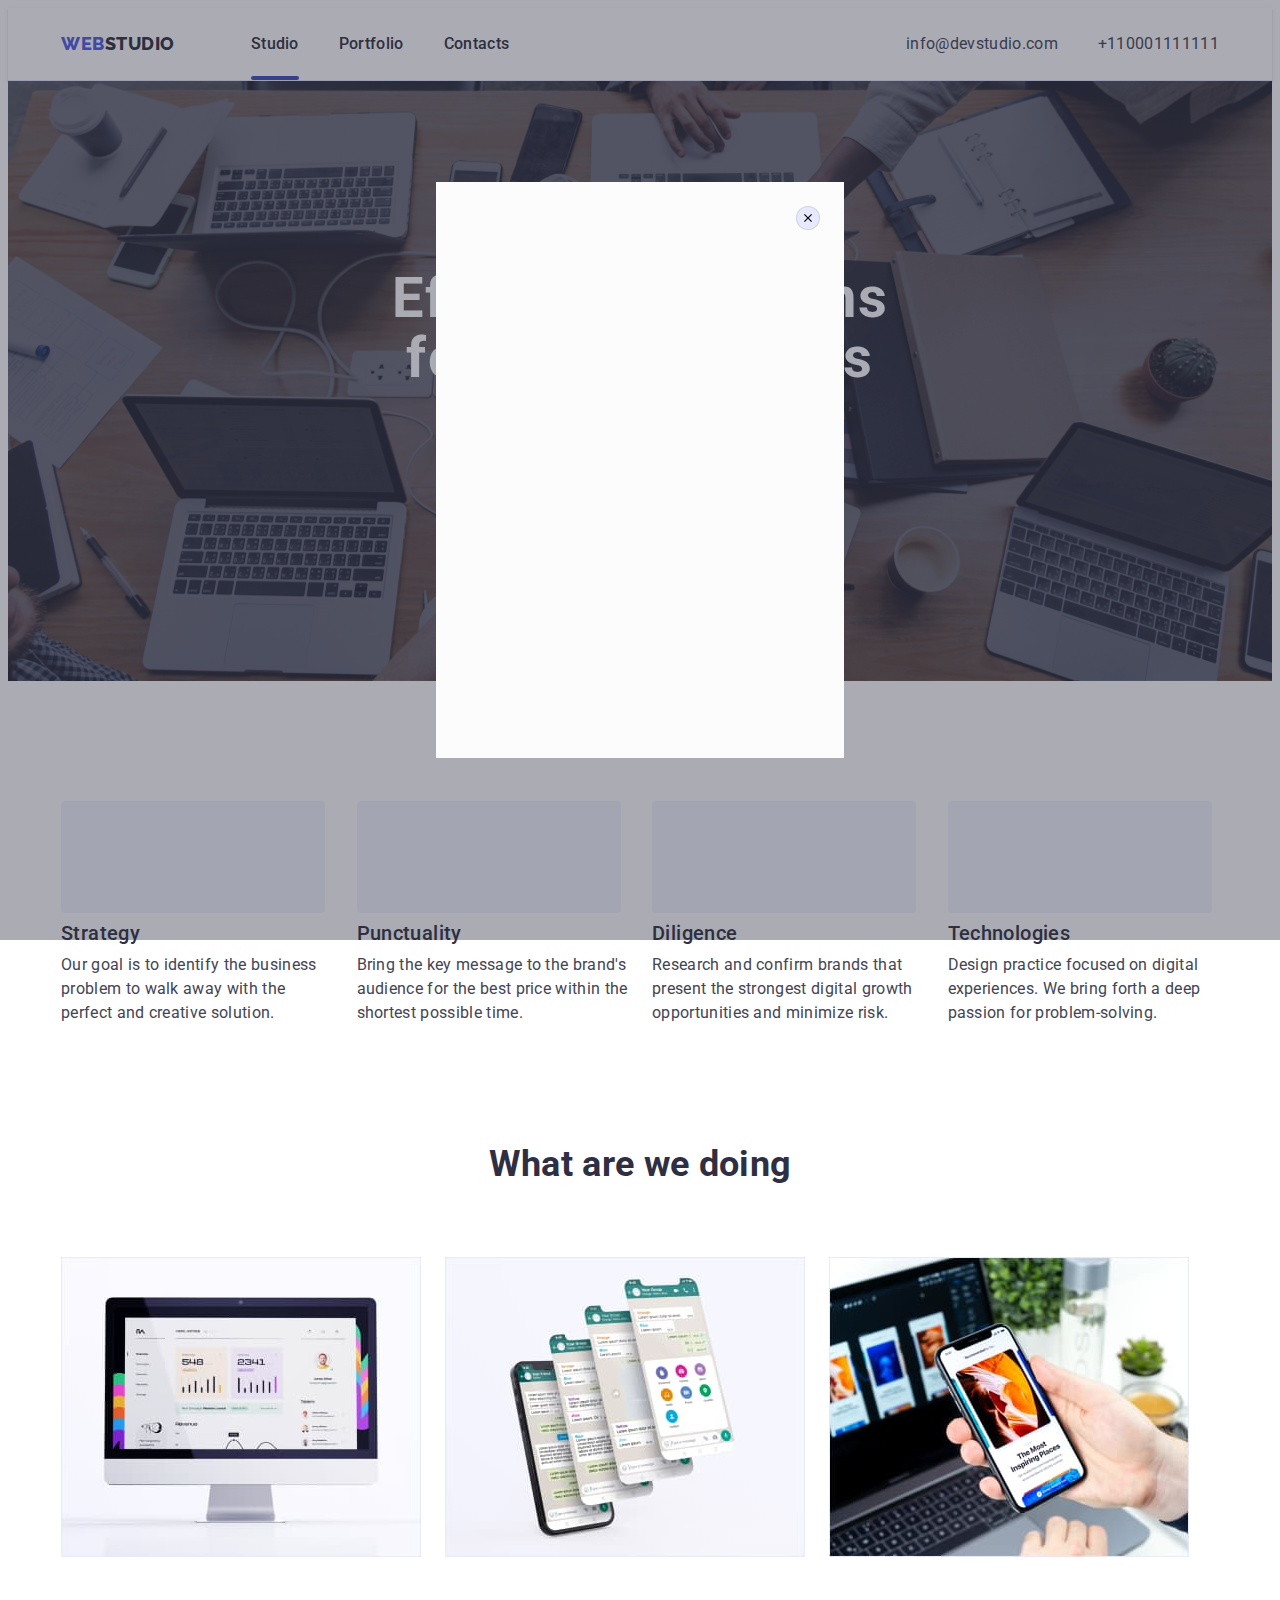
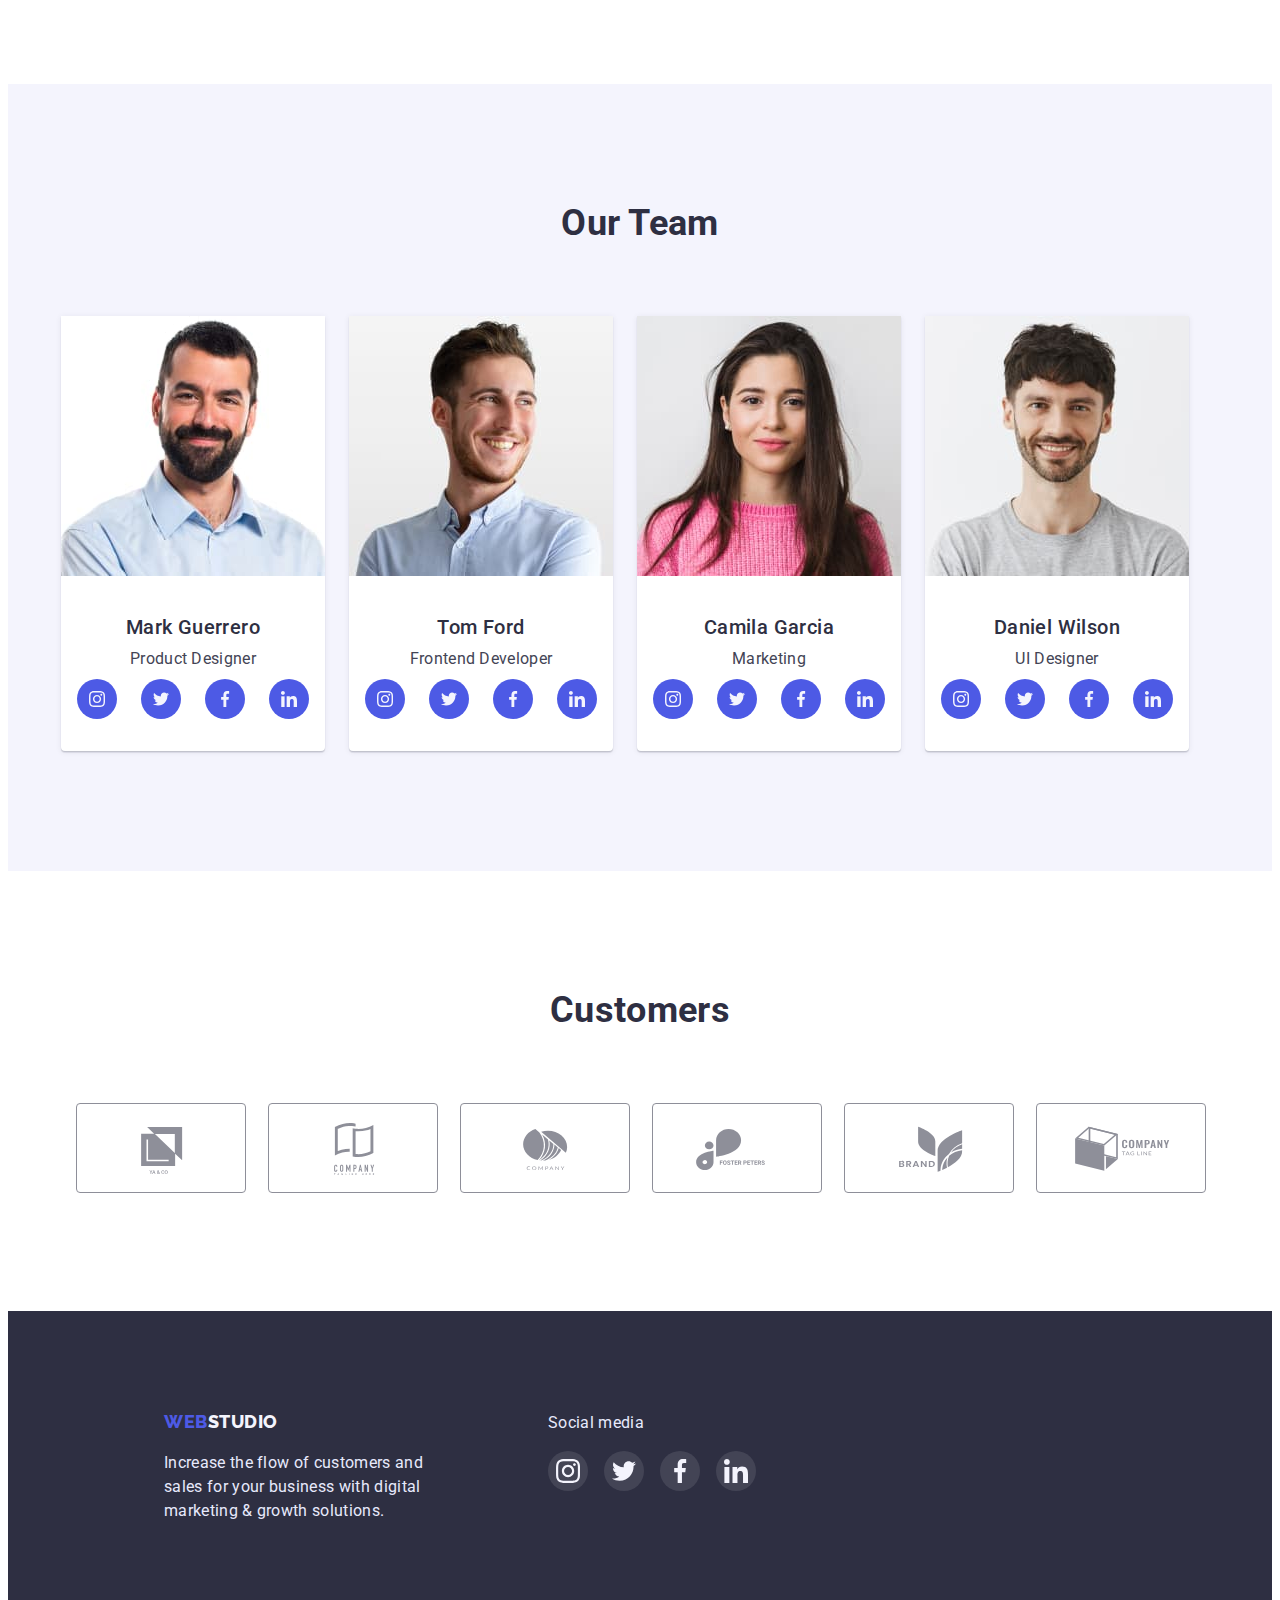
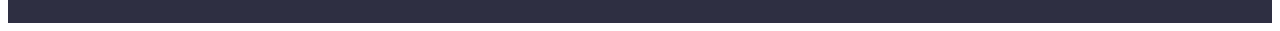
<file: index.html>
<!DOCTYPE html>
<html lang="en">
  <head>
    <meta charset="UTF-8" />
    <meta http-equiv="X-UA-Compatible" content="IE=edge" />
    <meta name="viewport" content="width=device-width, initial-scale=1.0" />
    <title>Document</title>
    <!--Fonts-->
    <link rel="preconnect" href="https://fonts.googleapis.com" />
    <link rel="preconnect" href="https://fonts.gstatic.com" crossorigin />
    <link
      href="https://fonts.googleapis.com/css2?family=Montserrat:wght@400;700&family=Raleway:wght@800&family=Roboto:wght@400;500;700;900&display=swap"
      rel="stylesheet"
    />
    <!--Normalize-->
    <link
      rel="stylesheet"
      href="https://cdnjs.cloudflare.com/ajax/libs/modern-normalize/1.1.0/modern-normalize.min.css"
      integrity="sha512-wpPYUAdjBVSE4KJnH1VR1HeZfpl1ub8YT/NKx4PuQ5NmX2tKuGu6U/JRp5y+Y8XG2tV+wKQpNHVUX03MfMFn9Q=="
      crossorigin="anonymous"
      referrerpolicy="no-referrer"
    />
    <!--Styles-->
    <link rel="stylesheet" href="./css/styles.css" />
  </head>
  <body>
    <header class="header">
      <div class="container header-container">
        <nav class="header-nav">
          <a class="header-web" href="./index.html"
            ><span style="" class="fweb">Web</span>Studio</a>
          <ul class="header-menu">
            <li><a class="header-link current" href="./index.html">Studio </a></li>
            <li><a class="header-link" href="./potfolio.html">Portfolio</a></li>
            <li><a class="header-link" href="">Contacts</a></li>
          </ul>
        </nav>
        <address>
          <ul class="header-contact">
            <li>
              <a class="contact" href="mailto:info@devstudio.com"
                >info@devstudio.com</a
              >
            </li>
            <li>
              <a class="contact" href="tel:+110001111111">+110001111111</a>
            </li>
          </ul>
        </address>
      </div>
    </header>
    <main>
      <section class="hero-title">
        <div class="container">
        <h1 class="hero">Effective Solutions for Your Business</h1>
        <button class="button-white" type="button" data-modal-open>Order Service</button>
        </div>
      </section>
      <section class="section-only-text">
        <div class="container">
        <h2 hidden></h2>
        <ul class="section-text">
          <li class="titel-text">
            <div class="vector">
            <svg class="vector-icon">
              <use href="./images/icons/vector.svg#icon-antenna"></use>
            </svg></div>
            <h3 class="titel">Strategy</h3>
            <p>
              Our goal is to identify the business problem to walk away with the
              perfect and creative solution.
            </p>
          </li>
          <li class="titel-text">
            <div class="vector">
            <svg class="vector-icon">
              <use href="./images/icons/vector.svg#icon-clock"></use>
            </svg></div>
            <h3 class="titel">Punctuality</h3>
            <p>
              Bring the key message to the brand's audience for the best price
              within the shortest possible time.
            </p>
          </li>
          <li class="titel-text">
            <div class="vector">
            <svg class="vector-icon">
              <use href="./images/icons/vector.svg#icon-diagram-1"></use>
            </svg></div>
            <h3 class="titel">Diligence</h3>
            <p>
              Research and confirm brands that present the strongest digital
              growth opportunities and minimize risk.
            </p>
          </li>
          <li class="titel-text">
            <div class="vector">
            <svg class="vector-icon">
              <use href="./images/icons/vector.svg#icon-astronaut"></use>
            </svg></div>
            <h3 class="titel">Technologies</h3>
            <p>
              Design practice focused on digital experiences. We bring forth a
              deep passion for problem-solving.
            </p>
          </li>
        </ul>
        </div>
      </section>
      <section class="section">
        <div class="container">
        <h2 class="subtitel">What are we doing</h2>
        <ul class="section-doing">
          <li><img src="./images/img1.jpg" alt="program" width="360" /></li>
          <li><img src="./images/img2.jpg" alt="communicate" width="360" /></li>
          <li><img src="./images/img3.jpg" alt="learning" width="360" /></li>
        </ul>
        </div>
      </section>
      <section class="team section">
        <div class="container">
        <h2 class="subtitel">Our Team</h2>
        <ul class="section-team">
          <li class="gallery">
            <img src="./images/img.jpg" alt="Mark Guerrero" width="264" />
            <div class="gallery-text">
            <h3 class="titel">Mark Guerrero</h3>
            <p>Product Designer</p> 
            <ul class="social-list">
              <li>
                <a class="socials-link" href="#">
            <svg class="social-icon">
              <use href="./images/icons/icons.svg#icon-instagram"></use>
            </svg></a></li>
            <li>
              <a class="socials-link" href="#">
            <svg class="social-icon">
              <use href="./images/icons/icons.svg#icon-twitter"></use>
            </svg></a></li>
            <li>
              <a class="socials-link" href="#">
            <svg class="social-icon">
              <use href="./images/icons/icons.svg#icon-facebook"></use>
            </svg></a></li>
            <li>
              <a class="socials-link" href="#">
            <svg class="social-icon">
              <use href="./images/icons/icons.svg#icon-linkedin"></use>
            </svg></a></li> </ul></div>
          </li>
          <li class="gallery">
            <img src="./images/img(1).jpg" alt="Tom Ford" width="264" />
            <div class="gallery-text">
            <h3 class="titel">Tom Ford</h3>
            <p>Frontend Developer</p>
            <ul class="social-list">
            <li>
              <a class="socials-link" href="#">
            <svg class="social-icon">
              <use href="./images/icons/icons.svg#icon-instagram"></use>
            </svg></a></li>
            <li>
              <a  class="socials-link" href="#">
            <svg class="social-icon">
              <use href="./images/icons/icons.svg#icon-twitter"></use>
            </svg></a></li>
            <li>
              <a class="socials-link" href="#">
            <svg class="social-icon">
              <use href="./images/icons/icons.svg#icon-facebook"></use>
            </svg></a></li>
            <li>
              <a class="socials-link" href="#">
            <svg class="social-icon">
              <use href="./images/icons/icons.svg#icon-linkedin"></use>
            </svg></a></li> </ul></div> 
          </li>
          <li class="gallery">
            <img src="./images/img(2).jpg" alt="Camila Garcia" width="264" />
            <div class="gallery-text">
            <h3 class="titel">Camila Garcia</h3>
            <p>Marketing</p>
            <ul class="social-list">
            <li>
              <a class="socials-link" href="#">
            <svg class="social-icon">
              <use href="./images/icons/icons.svg#icon-instagram"></use>
            </svg></a></li>
            <li>
              <a class="socials-link" href="#">
            <svg class="social-icon">
              <use href="./images/icons/icons.svg#icon-twitter"></use>
            </svg></a></li>
            <li>
              <a class="socials-link" href="#">
            <svg class="social-icon">
              <use href="./images/icons/icons.svg#icon-facebook"></use>
            </svg></a></li>
            <li>
              <a class="socials-link" href="#">
            <svg class="social-icon">
              <use href="./images/icons/icons.svg#icon-linkedin"></use>
            </svg></a></li></ul></div>
          </li>
          <li class="gallery">
            <img src="./images/img(3).jpg" alt="Daniel Wilson" width="264" />
            <div class="gallery-text">
            <h3 class="titel">Daniel Wilson</h3>
            <p>UI Designer</p>
            <ul class="social-list">
            <li>
              <a class="socials-link" href="#">
            <svg class="social-icon">
              <use href="./images/icons/icons.svg#icon-instagram"></use>
            </svg></a></li>
            <li>
              <a class="socials-link" href="#">
            <svg class="social-icon">
              <use href="./images/icons/icons.svg#icon-twitter"></use>
            </svg></a></li>
            <li>
              <a class="socials-link" href="#">
            <svg class="social-icon">
              <use href="./images/icons/icons.svg#icon-facebook"></use>
            </svg></a></li>
            <li>
              <a class="socials-link" href="#">
            <svg class="social-icon">
              <use href="./images/icons/icons.svg#icon-linkedin"></use>
            </svg></a></li></ul></div>
          </li>
        </ul>
      </section>
      </div>
      <section class="section">
        <h2 class="subtitel">Customers</h2>
        <ul class="customers">
          <li class="cust-item">
            <a class="customers-link" href="#">
            <svg class="customers-icon" width="168px" height="88px">
              <use href="./images/icons/clients.svg#icon-Client1"></use>
            </svg></a>
          </li>
          <li class="cust-item">
            <a class="customers-link" href="#">
            <svg class="customers-icon" width="168px" height="88px">
              <use href="./images/icons/clients.svg#icon-Client2"></use>
            </svg></a>
          </li>
          <li class="cust-item">
            <a class="customers-link" href="#">
            <svg class="customers-icon" width="168px" height="88px">
              <use href="./images/icons/clients.svg#icon-Client3"></use>
            </svg></a>
          </li>
          <li class="cust-item">
            <a class="customers-link" href="#">
            <svg class="customers-icon" width="168px" height="88px">
              <use href="./images/icons/clients.svg#icon-Client4"></use>
            </svg></a>
          </li>
          <li class="cust-item">
            <a class="customers-link" href="#">
            <svg class="customers-icon" width="168px" height="88px">
              <use href="./images/icons/clients.svg#icon-Client5"></use>
            </svg></a>
          </li>
          <li class="cust-item">
            <a class="customers-link" href="#">
            <svg class="customers-icon" width="168px" height="88px">
              <use href="./images/icons/clients.svg#icon-Client6"></use>
            </svg></a>
          </li>
        </ul> 
      </section>
    </main>
    <footer class="footer">
      <div class="container-footer">
        <div>
      <a class="footer-web" href="./index.html">
        <span style="" class="fweb">Web</span>Studio</a
      >
      <p class="footer-text">
        Increase the flow of customers and sales for your business with digital 
        marketing & growth solutions.
      </p> </div>
      
      <div>
        <p class="footer-social-title">Social media</p>
<ul class="footer-social-list">
  <li class="footer-social-item">
            <a class="footer-link" href="#">
            <svg class="footer-icon">
              <use href="./images/icons/icons.svg#icon-instagram"></use>
            </svg></a></li>
            <li class="footer-social-item">
            <a class="footer-link" href="#">
            <svg class="footer-icon">
              <use href="./images/icons/icons.svg#icon-twitter"></use>
            </svg></a></li>
            <li class="footer-social-item">
            <a class="footer-link" href="#">
            <svg class="footer-icon">
              <use href="./images/icons/icons.svg#icon-facebook"></use>
            </svg></a></li>
            <li class="footer-social-item">
            <a class="footer-link" href="#">
            <svg class="footer-icon">
              <use href="./images/icons/icons.svg#icon-linkedin"></use>
            </svg></a> </li>
          </ul></div> </div>
            
    </footer>
    <div class="backdrop" data-modal>
<div class="modal">
  <button class="modal-close" type="button" data-modal-close> 
    <a class="buttom-close" href="#">
    <svg class="cls-btm">
      <use href="./images/icons/vector.svg#icon-Vector5"> </use>
      </svg> </a>
  </button> 
</div>
    </div>
    <script src="./js/modal.js"></script>
  </body>
</html>
</file>
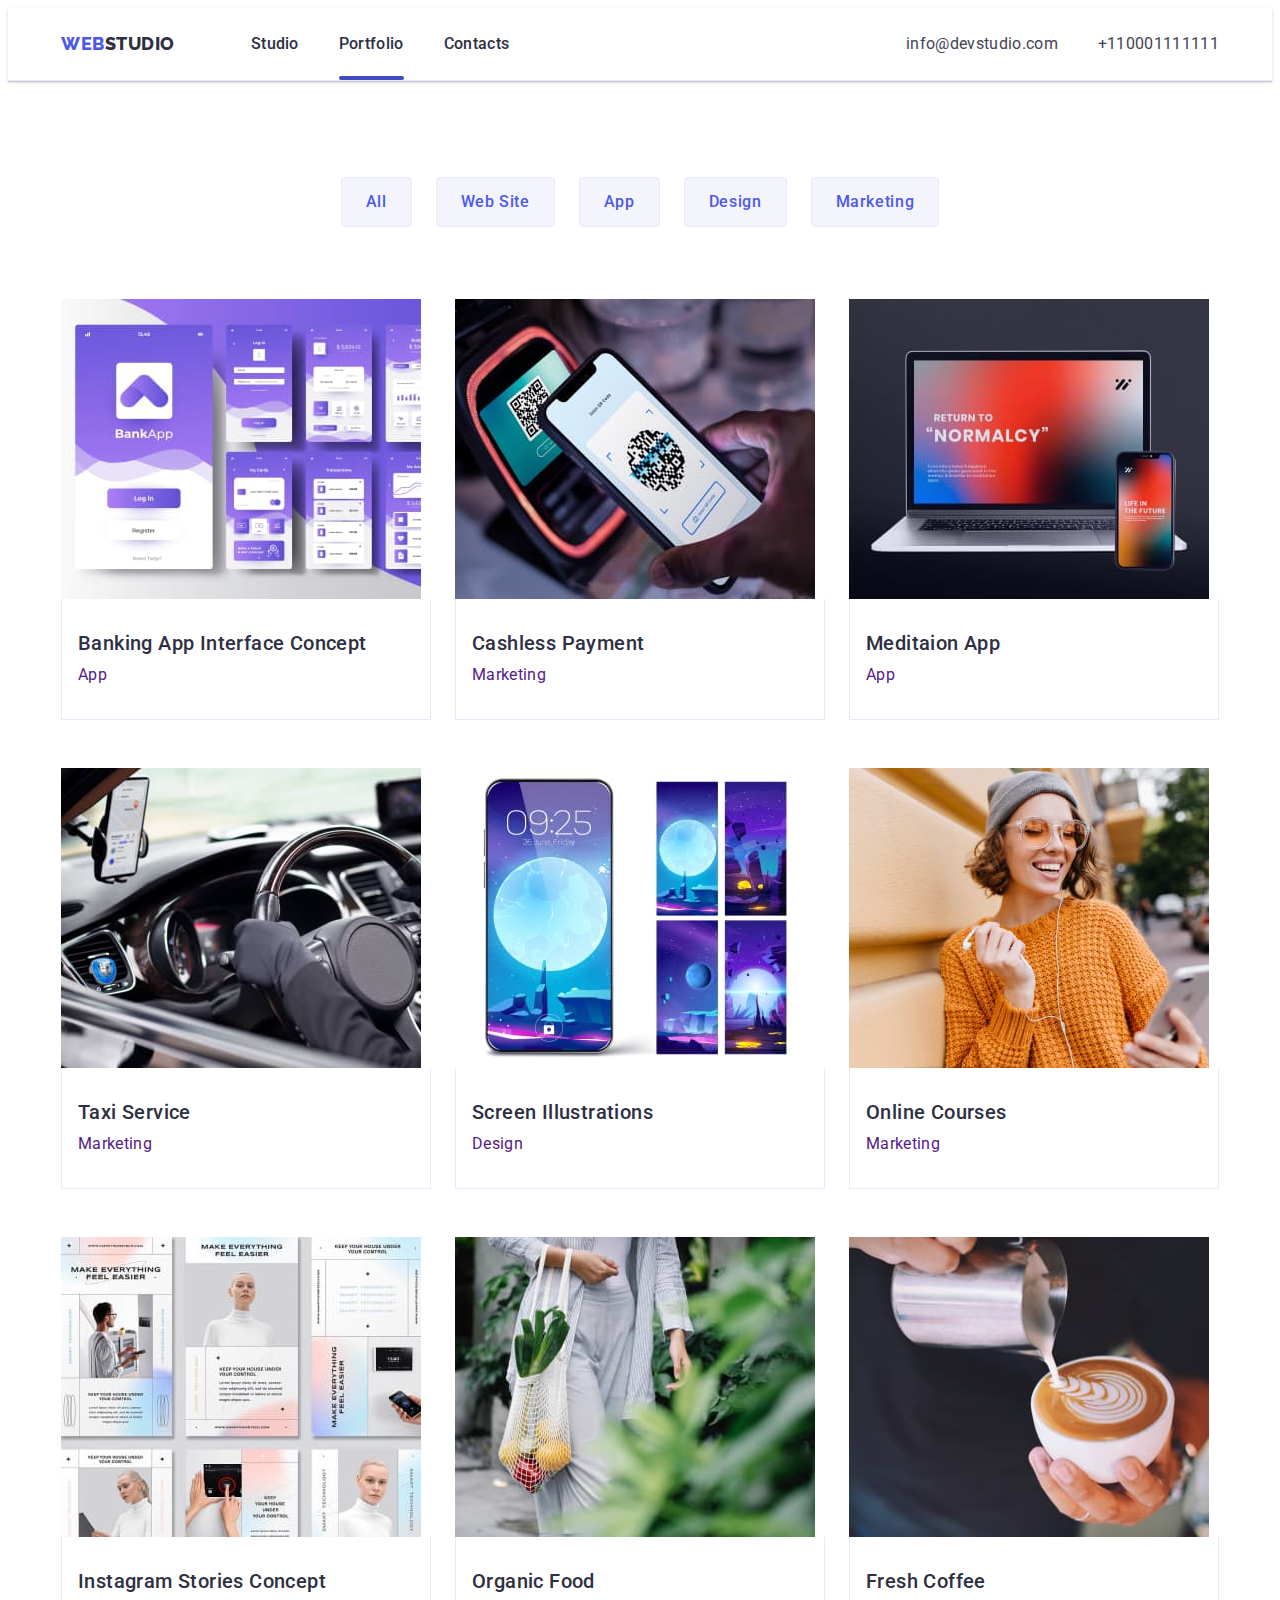
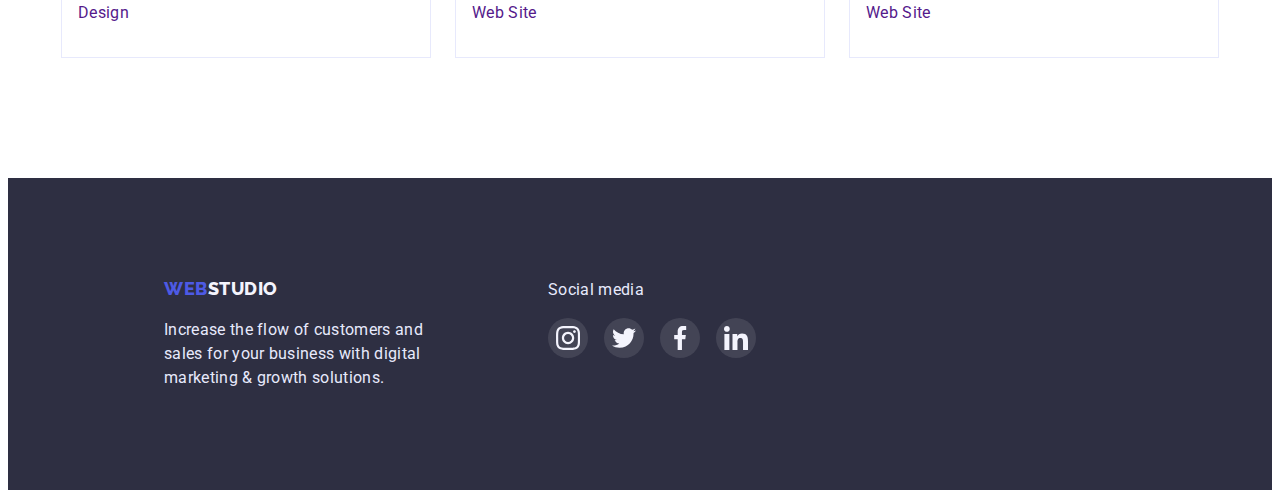
<file: potfolio.html>
<!DOCTYPE html>
<html lang="en">
  <head>
    <meta charset="UTF-8" />
    <meta http-equiv="X-UA-Compatible" content="IE=edge" />
    <meta name="viewport" content="width=device-width, initial-scale=1.0" />
    <title>Document</title>
    <!--Fonts-->
    <link rel="preconnect" href="https://fonts.googleapis.com" />
    <link rel="preconnect" href="https://fonts.gstatic.com" crossorigin />
    <link
      href="https://fonts.googleapis.com/css2?family=Montserrat:wght@400;700&family=Raleway:wght@800&family=Roboto:wght@400;500;700;900&display=swap"
      rel="stylesheet"
    />
    <!--Normalize-->
    <link
      rel="stylesheet"
      href="https://cdnjs.cloudflare.com/ajax/libs/modern-normalize/1.1.0/modern-normalize.min.css"
      integrity="sha512-wpPYUAdjBVSE4KJnH1VR1HeZfpl1ub8YT/NKx4PuQ5NmX2tKuGu6U/JRp5y+Y8XG2tV+wKQpNHVUX03MfMFn9Q=="
      crossorigin="anonymous"
      referrerpolicy="no-referrer"
    />
    <!--Styles-->
    <link rel="stylesheet" href="./css/styles.css" />
  </head>
  <body>
    <header class="header">
      <div class="container">
        <div class="header-container">
          <nav class="header-nav">
            <a class="header-web" href="./potfolio.html"
              ><span style="" class="fweb">Web</span>Studio</a
            >
            <ul class="header-menu">
              <li><a class="header-link" href="./index.html">Studio </a></li>
              <li>
                <a class="header-link current" href="./potfolio.html"
                  >Portfolio</a
                >
              </li>
              <li><a class="header-link" href="">Contacts</a></li>
            </ul>
          </nav>
          <address>
            <ul class="header-contact">
              <li>
                <a class="contact" href="mailto:info@devstudio.com"
                  >info@devstudio.com</a
                >
              </li>
              <li>
                <a class="contact" href="tel:+110001111111">+110001111111</a>
              </li>
            </ul>
          </address>
        </div>
      </div>
    </header>
    <main>
      <section class="section-with-buttom">
        <div class="container">
          <h1 hidden></h1>
          <ul class="section-navigation">
            <li class="btn-blue">
              <button class="button-blue" type="button">All</button>
            </li>
            <li class="btn-blue">
              <button class="button-blue" type="button">Web Site</button>
            </li>
            <li class="btn-blue">
              <button class="button-blue" type="button">App</button>
            </li>
            <li class="btn-blue">
              <button class="button-blue" type="button">Design</button>
            </li>
            <li class="btn-blue">
              <button class="button-blue" type="button">Marketing</button>
            </li>
          </ul>
          <ul class="section-general">
            <li class="general-item">
              <div class="card-information">
                <a class="general-photo" href="">
                  <div class="img-info">
                    <img
                      class="imagen"
                      src="./images/portfolio/img.jpg"
                      alt="Banking App Interface Concept"
                      width="360"
                    />
                    <div class="informcard">
                      <p>
                        14 Stylish and User-Friendly App Design Concepts · Task
                        Manager App · Calorie Tracker App · Exotic Fruit
                        Ecommerce App · Cloud Storage App
                      </p>
                    </div>
                  </div>
                  <div class="card-info">
                    <h2 class="titel">Banking App Interface Concept</h2>
                    <p>App</p>
                  </div>
                </a>
              </div>
            </li>
            <li class="general-item">
              <div class="card-information">
                <a class="general-photo" href="">
                  <div class="img-info">
                    <img
                      class="imagen"
                      src="./images/portfolio/img(1).jpg"
                      alt="Cashless Payment"
                      width="360"
                    />
                    <div class="informcard">
                      <p>
                        14 Stylish and User-Friendly App Design Concepts · Task
                        Manager App · Calorie Tracker App · Exotic Fruit
                        Ecommerce App · Cloud Storage App
                      </p>
                    </div>
                  </div>
                  <div class="card-info">
                    <h2 class="titel">Cashless Payment</h2>
                    <p>Marketing</p>
                  </div></a
                >
              </div>
            </li>
            <li class="general-item">
              <div class="card-information">
                <a class="general-photo" href="">
                  <div class="img-info">
                    <img
                      class="imagen"
                      src="./images/portfolio/img(2).jpg"
                      alt="Meditaion App"
                      width="360"
                    />
                    <div class="informcard">
                      <p>
                        14 Stylish and User-Friendly App Design Concepts · Task
                        Manager App · Calorie Tracker App · Exotic Fruit
                        Ecommerce App · Cloud Storage App
                      </p>
                    </div>
                  </div>
                  <div class="card-info">
                    <h2 class="titel">Meditaion App</h2>
                    <p>App</p>
                  </div>
                </a>
              </div>
            </li>
            <li class="general-item">
              <div class="card-information">
                <a class="general-photo" href="">
                  <div class="img-info">
                    <img
                      class="imagen"
                      src="./images/portfolio/img(3).jpg"
                      alt="Taxi Service"
                      width="360"
                    />
                    <div class="informcard">
                      <p>
                        14 Stylish and User-Friendly App Design Concepts · Task
                        Manager App · Calorie Tracker App · Exotic Fruit
                        Ecommerce App · Cloud Storage App
                      </p>
                    </div>
                  </div>
                  <div class="card-info">
                    <h2 class="titel">Taxi Service</h2>
                    <p>Marketing</p>
                  </div>
                </a>
              </div>
            </li>
            <li class="general-item">
              <div class="card-information">
                <a class="general-photo" href="">
                  <div class="img-info">
                    <img
                      class="imagen"
                      src="./images/portfolio/img(4).jpg"
                      alt="Screen Illustrations"
                      width="360"
                    />
                    <div class="informcard">
                      <p>
                        14 Stylish and User-Friendly App Design Concepts · Task
                        Manager App · Calorie Tracker App · Exotic Fruit
                        Ecommerce App · Cloud Storage App
                      </p>
                    </div>
                  </div>
                  <div class="card-info">
                    <h2 class="titel">Screen Illustrations</h2>
                    <p>Design</p>
                  </div>
                </a>
              </div>
            </li>
            <li class="general-item">
              <div class="card-information">
                <a class="general-photo" href="">
                  <div class="img-info">
                    <img
                      class="imagen"
                      src="./images/portfolio/img(5).jpg"
                      alt="Online Courses"
                      width="360"
                    />
                    <div class="informcard">
                      <p>
                        14 Stylish and User-Friendly App Design Concepts · Task
                        Manager App · Calorie Tracker App · Exotic Fruit
                        Ecommerce App · Cloud Storage App
                      </p>
                    </div>
                  </div>
                  <div class="card-info">
                    <h2 class="titel">Online Courses</h2>
                    <p>Marketing</p>
                  </div>
                </a>
              </div>
            </li>
            <li class="general-item">
              <div class="card-information">
                <a class="general-photo" href="">
                  <div class="img-info">
                    <img
                      class="imagen"
                      src="./images/portfolio/img(6).jpg"
                      alt="Instagram Stories Concept"
                      width="360"
                    />
                    <div class="informcard">
                      <p>
                        14 Stylish and User-Friendly App Design Concepts · Task
                        Manager App · Calorie Tracker App · Exotic Fruit
                        Ecommerce App · Cloud Storage App
                      </p>
                    </div>
                  </div>
                  <div class="card-info">
                    <h2 class="titel">Instagram Stories Concept</h2>
                    <p>Design</p>
                  </div>
                </a>
              </div>
            </li>
            <li class="general-item">
              <div class="card-information">
                <a class="general-photo" href="">
                  <div class="img-info">
                    <img
                      class="imagen"
                      src="./images/portfolio/img(7).jpg"
                      alt="Organic Food"
                      width="360"
                    />
                    <div class="informcard">
                      <p>
                        14 Stylish and User-Friendly App Design Concepts · Task
                        Manager App · Calorie Tracker App · Exotic Fruit
                        Ecommerce App · Cloud Storage App
                      </p>
                    </div>
                  </div>
                  <div class="card-info">
                    <h2 class="titel">Organic Food</h2>
                    <p>Web Site</p>
                  </div>
                </a>
              </div>
            </li>
            <li class="general-item">
              <div class="card-information">
                <a class="general-photo" href="">
                  <div class="img-info">
                    <img
                      class="imagen"
                      src="./images/portfolio/img(8).jpg"
                      alt="Fresh Coffee"
                      width="360"
                    />
                    <div class="informcard">
                      <p>
                        14 Stylish and User-Friendly App Design Concepts · Task
                        Manager App · Calorie Tracker App · Exotic Fruit
                        Ecommerce App · Cloud Storage App
                      </p>
                    </div>
                  </div>
                  <div class="card-info">
                    <h2 class="titel">Fresh Coffee</h2>
                    <p>Web Site</p>
                  </div>
                </a>
              </div>
            </li>
          </ul>
        </div>
      </section>
    </main>
    <footer class="footer">
      <div class="container-footer">
        <div>
          <a class="footer-web" href="./potfolio.html">
            <span style="" class="fweb">Web</span>Studio</a
          >
          <p class="footer-text">
            Increase the flow of customers and sales for your business with
            digital marketing & growth solutions.
          </p>
        </div>
        <div>
          <p class="footer-social-title">Social media</p>
          <ul class="footer-social-list">
            <li class="footer-social-item">
              <a class="footer-link" href="#">
                <svg class="footer-icon">
                  <use
                    href="./images/icons/icons.svg#icon-instagram"
                  ></use></svg
              ></a>
            </li>
            <li class="footer-social-item">
              <a class="footer-link" href="#">
                <svg class="footer-icon">
                  <use href="./images/icons/icons.svg#icon-twitter"></use></svg
              ></a>
            </li>
            <li class="footer-social-item">
              <a class="footer-link" href="#">
                <svg class="footer-icon">
                  <use href="./images/icons/icons.svg#icon-facebook"></use></svg
              ></a>
            </li>
            <li class="footer-social-item">
              <a class="footer-link" href="#">
                <svg class="footer-icon">
                  <use href="./images/icons/icons.svg#icon-linkedin"></use></svg
              ></a>
            </li>
          </ul>
        </div>
      </div>
    </footer>
  </body>
</html>
</file>
<file: css/styles.css>
:root {
    --color-primaty:#434455 ;
    --color-secondary:#2E2F42;
    --color-inverted: #fff;
    --color-brand: #4D5AE5;
    --color-ocean: #404bbf;
    --color-white: #F4F4FD;
    --color-green: #E7E9FC;
    --color-icon: #8E8F99;
    --color-greenicon: #31D0AA;
    --color-modal: #FCFCFC;
}
body {
    color: var(--color-primaty);
    background: var(--color-inverted);
    font-family: 'Roboto', sans-serif;
    font-size: 16px;
    line-height: 1.5;
    letter-spacing: 0.02em;
}
p, 
h1, 
h2, 
h3, 
h4,
h5, 
h6 {
    margin-top: 0;
    margin-bottom: 0;
}
ul {
    list-style-type: none;
    margin: 0;
    padding: 0;
}
.container {
    width: 100%;
    max-width: 1158px;
    margin: 0 auto;
    padding: 0 15px;
}

.header {
    background: var(--color-inverted);
    text-decoration: none;
    border-bottom: 1px solid var(--color-green);
    box-shadow: 0px 2px 1px rgba(46, 47, 66, 0.08), 0px 1px 1px rgba(46, 47, 66, 0.16), 0px 1px 6px rgba(46, 47, 66, 0.08);
    
}
.header-web {
    text-decoration: none;
    font-family: 'Raleway', sans-serif;
    font-weight: 800;
    font-size: 18px;
    line-height: 1.33;
    text-transform:uppercase;
    color:var(--color-secondary);
    letter-spacing: 0.03em;
}
.header-container {
display: flex;
align-items: center;
gap: 40px;
}
.header-nav {
    display: flex;
    align-items: center;
    flex-grow: 1;
    gap: 76px;
}
.header-menu {
    display: flex;
    gap: 40px;  
}
.header-contact {
    display: flex;
    gap: 40px;
}
.header-link {
    color: var(--color-secondary);
    text-decoration: none;
    font-weight: 500;
    padding: 24px 0;
    display: block;  
    position: relative;
}
.header-link.current::after {
    content: '';
    display: block;
    width: 100%;
    height: 4px;
    background-color: var(--color-ocean);
    border-radius: 2px;
    position: absolute;
    bottom: 0;
    left: 0;
}
.header-link:hover,
.header-link:focus {
    color: var(--color-ocean);
    cursor: pointer;
}
.contact {
    color: var(--color-primaty);
    text-decoration: none;
    font-style: normal;
}
.contact:hover,
.contact:focus {
    color:var(--color-ocean);
    cursor: pointer;
}
.button-white {
    color: var(--color-inverted);
    background: var(--color-brand);
    box-shadow: 0px 4px 4px rgba(0, 0, 0, 0.15);
    border-radius: 4px;
    font-weight: 500;
    font-size: 16px;
    line-height: 1.5;
    letter-spacing: 0.04em;
    font-family: 'Roboto', sans-serif;
    padding: 16px 32px;
    border: none;  
}
.button-white:hover,
.button-white:focus {
    color: var(--color-inverted);
    background: var(--color-ocean);
    box-shadow: 0px 4px 4px rgba(0, 0, 0, 0.15);
    border-radius: 4px;
    font-weight: 500;
    cursor: pointer;
    font-size: 16px;
    line-height: 1.5;
    letter-spacing: 0.04em;
    font-family: 'Roboto', sans-serif;
}
.btn-blue { 
}
 .button-blue {
    color: var(--color-brand);
    background: var(--color-white);
    border: 1px solid var(--color-green);
    border-radius: 4px;
    font-weight: 500;
    font-size: 16px;
    line-height: 1.5;
    letter-spacing: 0.04em;
    font-family: 'Roboto', sans-serif;
    padding: 12px 24px;   
}
.button-blue:hover,
.button-blue:focus {
    color: var(--color-inverted);
    background: var(--color-ocean);
    cursor: pointer;
    font-weight: 500;
    font-size: 16px;
    line-height: 1.5;
    letter-spacing: 0.04em;
    font-family: 'Roboto', sans-serif;
    box-shadow: 0px 3px 1px rgba(0, 0, 0, 0.1), 0px 2px 1px rgba(0, 0, 0, 0.08), 0px 2px 2px rgba(0, 0, 0, 0.12);
    border-radius: 4px;
    border: 1px solid var(--color-ocean);
}
.section-navigation {
    display: flex;
    align-items: center;
    gap: 24px;
    justify-content: center;
    margin-bottom: 72px;
}
 .hero {
    color: var(--color-inverted);
    font-size: 56px;
    line-height: 1.07; 
    margin-bottom: 48px;
    letter-spacing: 0.02em;
    margin: 0 auto 48px;
    max-width: 496px;
    margin-left: auto;
    margin-right: auto;
}
.hero-title {
    color: var(--color-inverted);
    background: var(--color-inverted);
    padding-top: 188px;
    padding-bottom: 188px;
    text-align: center;
    background-image: linear-gradient(rgba(46, 47, 66, 0.7),rgba(46, 47, 66, 0.7)), url('../images/dz4/people-office\ 1.jpg');
    background-repeat: no-repeat;
    background-position: center;
    background-size: 1440px;
}
.section {
    padding: 120px 0;
}
.section-with-buttom {
    padding: 120px 0;
    padding-top: 96px;
}
.section-text {
    display: flex;
    gap: 24px;
}
.vector {
    display: flex;
    justify-content: center;
    align-items: center;
    width: 264px;
    height: 112px;
    background: var(--color-white);
    border-radius: 4px;
    margin-bottom: 8px;
}
.vector-icon {
    width: 64px;
    height: 64px;  
}
.section-only-text {
    padding-top: 120px;
    padding-bottom: 0;
}
.section-team {
        display: flex;
        flex-wrap: wrap;
}
.subtitel {
    color: var(--color-secondary);
    font-size: 36px;
    line-height: 1.11;
    margin-bottom: 72px;
    text-align: center;
}
.titel {
    color: var(--color-secondary);
    font-weight: 500;
    font-size: 20px;
    line-height: 1.2;
    letter-spacing: 0.02em;
    margin-bottom: 8px; 
}
.titel-text {
    flex-basis: calc((100% - 72px) / 4);
}
.gallery {
    background: var(--color-inverted); 
    text-align: center;
    border-radius: 0px 0px 4px 4px;
    box-shadow: 0px 1px 6px rgba(46, 47, 66, 0.08), 0px 1px 1px rgba(46, 47, 66, 0.16), 0px 2px 1px rgba(46, 47, 66, 0.08);
}
.gallery-text {
   padding-top: 32px;
   padding-bottom: 32px;
}
.social-list{
    display: flex;
    gap: 24px;
    justify-content: center;
    margin-top: 8px;
    margin-left: 16px;
    margin-right: 16px;
}
.customers {
        display: flex;
        flex-wrap: wrap;
        justify-content: center;
        gap: 24px;      
}
.cust-item {
    width: 168px;
    height: 88px;
}
.customers-link {
    display: flex;
    justify-content: center;
    align-items: center;
    width: 100%;
    height: 100%;
    border: 1px solid var(--color-icon);
    border-radius: 4px;
    fill: var(--color-icon);
}
.customers-link:hover,
.customers-link:focus {
    border-color: var(--color-ocean);
}
.customers-link:hover .customers-icon,
.customers-link:focus .customers-icon {
    fill: var(--color-ocean);
}

.socials-link {
    display: flex;
    align-items: center;
    justify-content: center;
    width: 40px;
    height: 40px;
    background-color: var(--color-brand);
    border-radius: 50%;
}
.social-icon {
    width: 16px;
    height: 16px;
    fill: var(--color-white);
}
.socials-link:hover,
.socials-link:focus {
    background-color: var(--color-ocean);
}
.team {
    background: var(--color-white);
}
.section-doing {
    display: flex;
    gap: 24px;
}
.section-team {
    display: flex;
    gap: 24px;
}
.section-general {
    display: flex;
    gap: 48px 24px;
    flex-wrap: wrap;  
}
.general-item {
    flex-basis: calc((100% - 48px) / 3);
    text-decoration: none;
}
.general-photo {
    text-decoration: none; 
    display: block;
}
.general-photo:hover,
.general-photo:focus {
    box-shadow: 0px 1px 6px rgba(46, 47, 66, 0.08), 0px 1px 1px rgba(46, 47, 66, 0.16), 0px 2px 1px rgba(46, 47, 66, 0.08);
}
.imagen {
    display: block;
    max-width: 100%;
    height: auto;
}
.card-info {
    border: 1px solid var(--color-green);
    border-top: none;
    padding-top: 32px;
    padding-bottom: 32px;
    padding-left: 16px;
}
.img-info {
    position: relative;
    overflow: hidden;
}
.informcard {
    background-color: var(--color-brand);
    color: var(--color-white);
    position: absolute;
    top: 0;
    left: 0;
    width: 100%;
    height: 100%;
    padding-top: 40px;
    padding-left: 32px;
    padding-right: 32px;
    padding-bottom: 164px;
    transform: translateY(100%);
    transition: transform 250ms;
}
.general-item:hover .informcard {
    transform: translateY(0);
}
.container-footer {
    width: 100%;
    max-width: 1158px;
    display: flex;
    gap: 120px;
    margin-left: 156px;  
}
.footer-web {
    color: var(--color-white);
    font-family: 'Raleway', sans-serif;
    text-decoration: none;
    font-weight: 800;
    font-size: 18px;
    line-height: 1.16;
    text-transform:uppercase;
    letter-spacing: 0.03em;
}
.footer {
    color: var(--color-green);
    background: var(--color-secondary);
    padding: 100px 0;   
    display: flex;
    flex-wrap: wrap;
    justify-content: flex-start;
}
.footer-text {
    color: var(--color-green);
    width: 264px;
    word-wrap: break-word;
    letter-spacing: 0.02em;
    margin-top: 16px;
}
.fweb {
    color: var(--color-brand);
}
.footer-social-title {
    margin-bottom: 16px;
}
.footer-list {
    margin-top: 8px;
    margin-bottom: 32px;
    margin-left: 16px;
    margin-right: 16px; 
}
.footer-link {
    display: flex;
    align-items: center;
    justify-content: center;
    width: 100%;
    height: 100%;
    border-radius: 50%;
}
.footer-link:hover,
.footer-link:focus {
    background-color: var(--color-greenicon);
}
.footer-icon {
    width: 24px;
    height: 24px;
    fill: var(--color-white);
}
.footer-social-list {
    display: flex;
    justify-content: center;
    gap: 16px;
}
.footer-social-item {
    width: 40px;
    height: 40px;
    border-radius: 50%;
    background-color: rgba(255, 255, 255, 0.1);
}
/*Modal*/
.backdrop {
    position: fixed;
    top: 0;
    left: 0;
    width: 100%;
    height: 100%;
    background: rgba(46, 47, 66, 0.4);
    display: flex;
    align-items: center;
    justify-content: center;
    padding: 20px 0;
    transition: opacity 250ms, visibility 250ms;
}
.backdrop.is-hidden {
    opacity: 0;
    visibility: hidden;
    pointer-events: none;
}
.modal {
    position: relative;
    overflow: auto;
    width: 100%;
    height: 100%;
    max-width: 408px;
    max-height: 576px;
    background-color: var(--color-modal);
}
.modal-close {
    position: absolute;
    top: 24px;
    right: 24px;
    width: 24px;
    height: 24px;
    border-radius: 50%;
    border: 1px solid rgba(0, 0, 0, 0.1);
    background-color: var(--color-green);
    
}
.buttom-close {
    display: flex;
    justify-content: center;
    align-items: center;
    width: 100%;
    height: 100%;
    border-radius: 50%;
}
.cls-btm {
    width: 8px;
    height: 8px;
    
}
</file>
